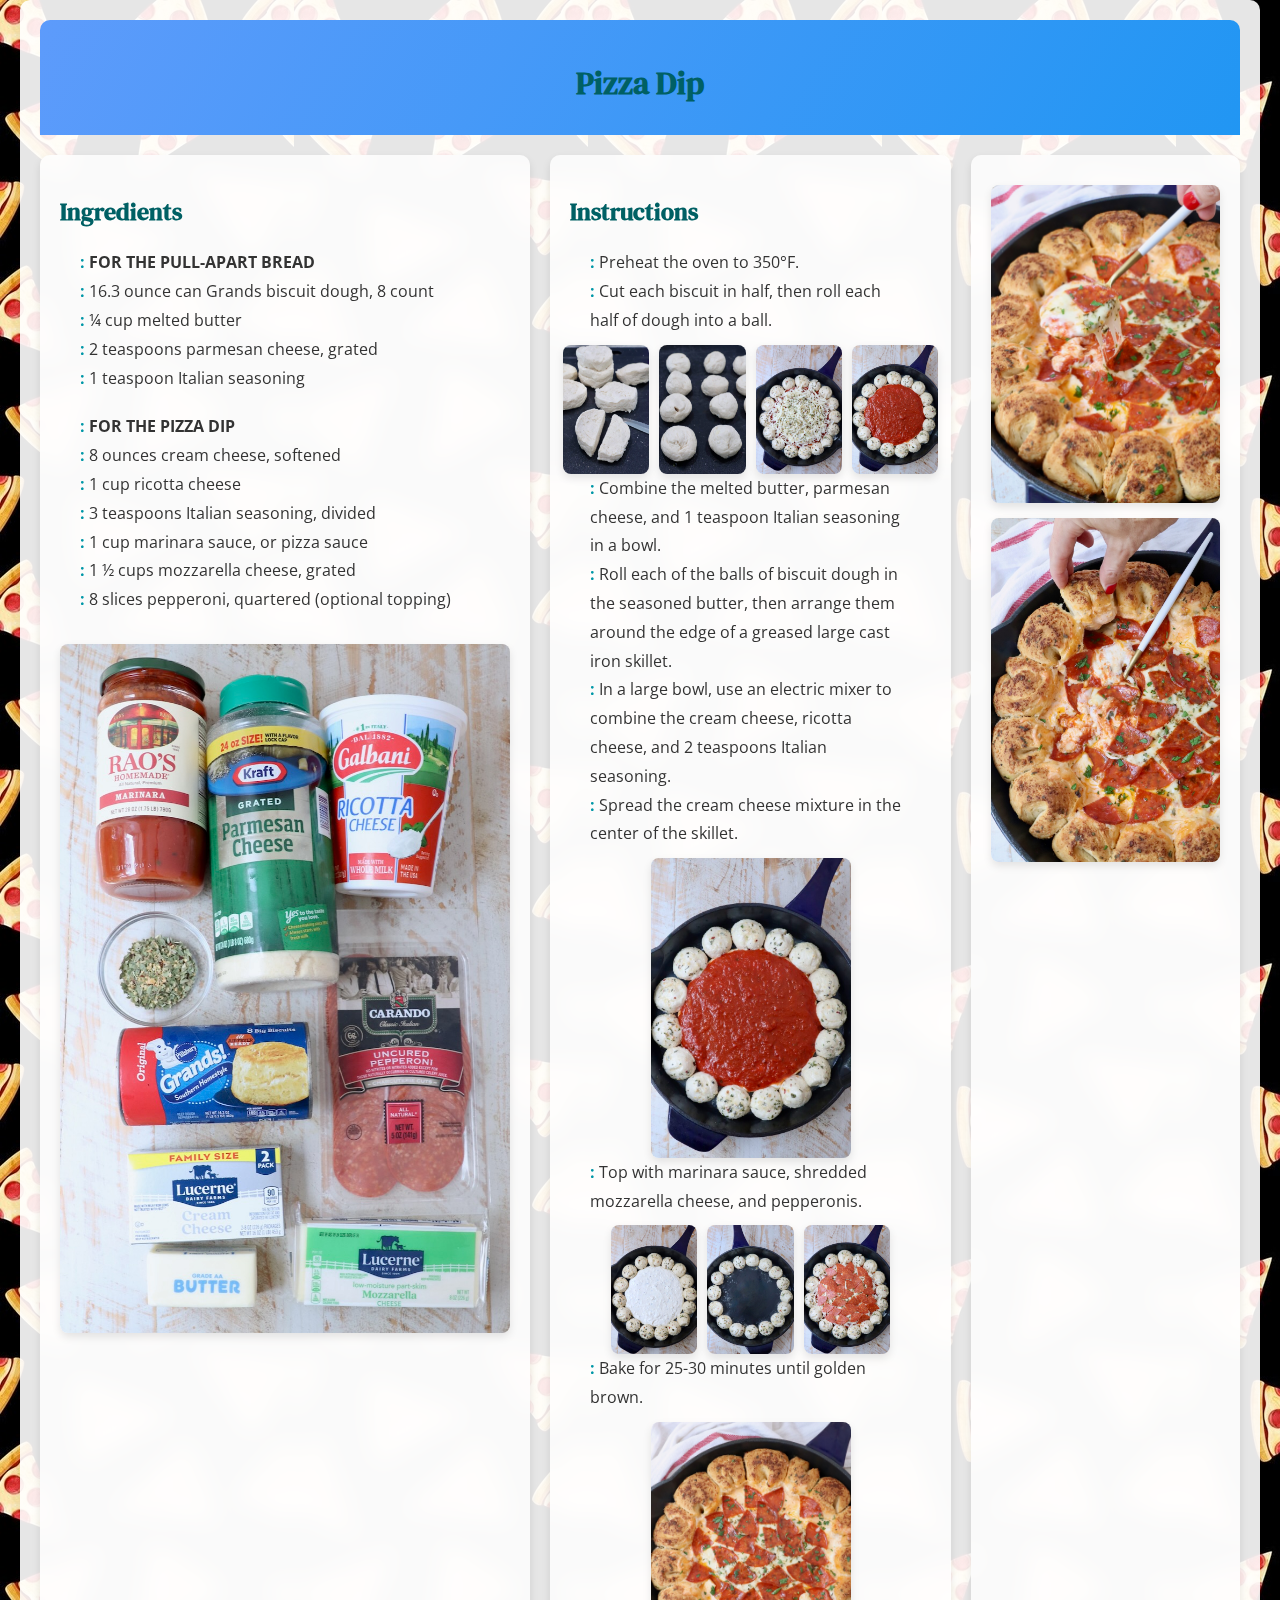
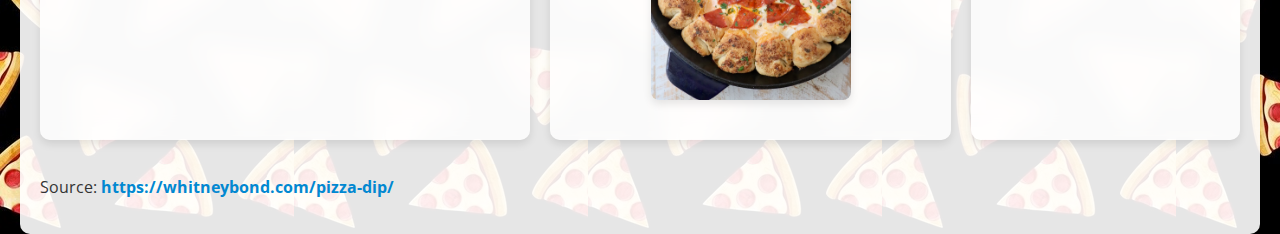
<file: Assignment Pages/assignment4/index.html>
<!DOCTYPE html>
<html lang="en">
<head>
    <meta charset="UTF-8">
    <meta http-equiv="X-UA-Compatible" content="IE=edge">
    <title>Pizza Dip</title>
    <meta name="viewport" content="width=device-width, initial-scale=1.0">
    <link rel="stylesheet" href="main.css">
	<link rel="preconnect" href="https://fonts.googleapis.com">
	<link rel="preconnect" href="https://fonts.gstatic.com" crossorigin>
	<link href="https://fonts.googleapis.com/css2?family=DM+Serif+Text:ital@0;1&family=Open+Sans:wght@300&display=swap" rel="stylesheet">
</head>
<body>
    <div class="grid-container">
        <div id="header">
            <h1>Pizza Dip</h1>
        </div>
        <div id="main1">
            <h2>Ingredients</h2>
            <ul>
                <li><strong>FOR THE PULL-APART BREAD</strong></li>
                <li>16.3 ounce can Grands biscuit dough, 8 count</li>
                <li>¼ cup melted butter</li>
                <li>2 teaspoons parmesan cheese, grated</li>
                <li>1 teaspoon Italian seasoning</li>
            </ul>
            
            <ul>
                <li><strong>FOR THE PIZZA DIP</strong></li>
                <li>8 ounces cream cheese, softened</li>
                <li>1 cup ricotta cheese</li>
                <li>3 teaspoons Italian seasoning, divided</li>
                <li>1 cup marinara sauce, or pizza sauce</li>
                <li>1 ½ cups mozzarella cheese, grated</li>
                <li>8 slices pepperoni, quartered (optional topping)</li>   
            </ul>
                 
			<img src="pic/pizza-dip-1.jpeg" alt="Pizza dip with pull-apart bread">
        </div>
        <div id="main2">
            <h2>Instructions</h2>
            <ul>
                <li>Preheat the oven to 350°F.</li>
                <li>Cut each biscuit in half, then roll each half of dough into a ball.</li>
				<div class="fleximg">
					<img src="pic/pizza-dip-10.jpeg" alt="Rolling dough">
					<img src="pic/pizza-dip-11.jpeg" alt="Shaped dough balls">
					<img src="pic/pizza-dip-6.jpeg" alt="Arranging dough balls">
					<img src="pic/pizza-dip-5.jpeg" alt="Dough balls ready to bake">
				</div>
                <li>Combine the melted butter, parmesan cheese, and 1 teaspoon Italian seasoning in a bowl.</li>
                <li>Roll each of the balls of biscuit dough in the seasoned butter, then arrange them around the edge of a greased large cast iron skillet.</li>
                <li>In a large bowl, use an electric mixer to combine the cream cheese, ricotta cheese, and 2 teaspoons Italian seasoning.</li>
                <li>Spread the cream cheese mixture in the center of the skillet.</li>
				<div class="fleximg2">
					<img src="pic/pizza-dip-5.jpeg" alt="Spreading cream cheese mixture">
				</div>	
                <li>Top with marinara sauce, shredded mozzarella cheese, and pepperonis.</li>
				<div class="fleximg">
					<img src="pic/pizza-dip-4.jpeg" alt="Adding marinara sauce">
					<img src="pic/pizza-dip-3.jpeg" alt="Topping with mozzarella">
					<img src="pic/pizza-dip-7.jpeg" alt="Ready for the oven">
				</div>
				<li>Bake for 25-30 minutes until golden brown.</li>
				<div class="fleximg2">
					<img src="pic/pizza-dip-8.jpeg" alt="Baked pizza dip">
				</div>
            </ul>
        </div>
        <div id="right">
			<img src="pic/pizza-dip-22.jpeg" alt="Finished pizza dip">
			<img src="pic/pizza-dip-27.jpeg" alt="Pizza dip served">
		</div>
        <div id="footer">            
			<p>Source: <a href="https://whitneybond.com/pizza-dip/" target="_blank">https://whitneybond.com/pizza-dip/</a></p>
		</div>
    </div>
</body>
</html>
</file>
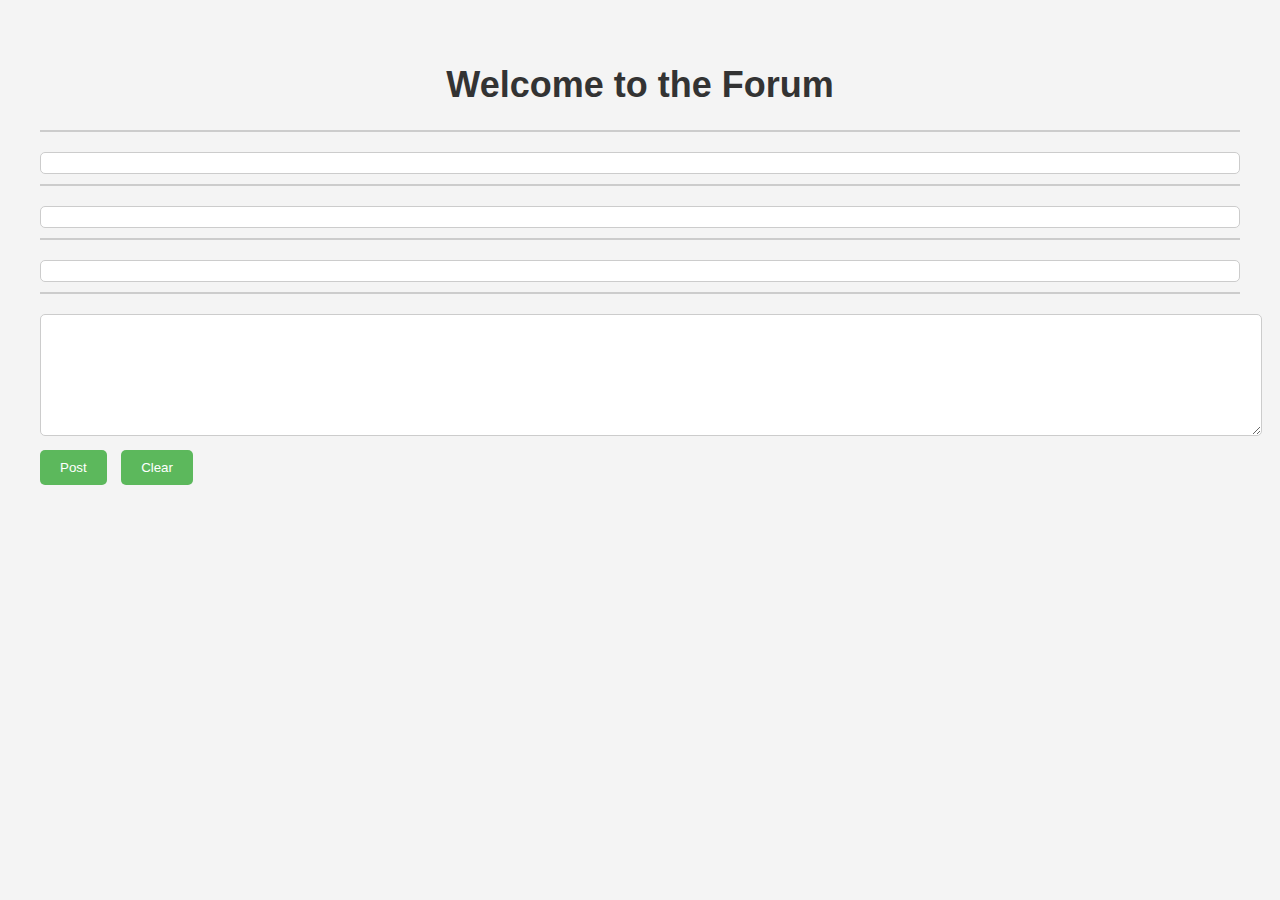
<file: Assignment Pages/assignment5/index.html>
<!DOCTYPE html>
<html>
<head>
	<meta charset='utf-8'>
	<meta http-equiv='X-UA-Compatible' content='IE=edge'>
	<title>Blogger</title>
	<meta name='viewport' content='width=device-width, initial-scale=1'>
	<link rel='stylesheet' type='text/css' media='screen' href='main.css'>
	<script src='main.js'></script>
</head>
<body>
	<h1 id="top"></h1>
	<hr>
	<div id="topic"></div>
	<hr>
	<div id="reply1"></div>
	<hr>
	<div id="reply2"></div>
	<hr>
	<textarea name="message" id="message"></textarea> 
	<br/>
	<button type="button" onclick="postFunction()">Post</button>
	<button type="button" onclick="clearFunction()">Clear</button>
	
</body>
</html>
</file>
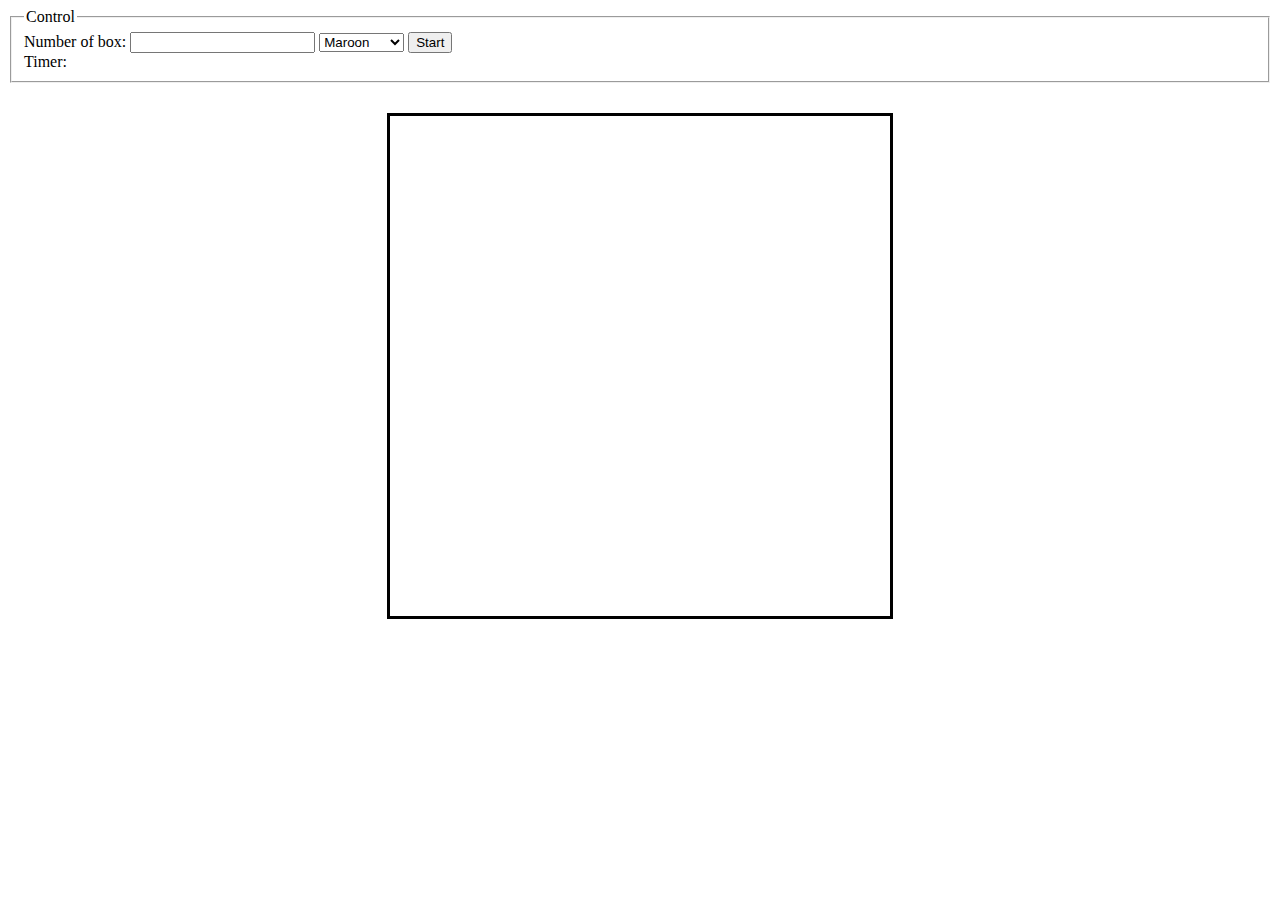
<file: Assignment Pages/assignment7/index.html>
<!DOCTYPE html>
<html>
	<head>
		<meta charset="UTF-8">
		<title>Square game</title>
		<script type="text/javascript" src="game.js"></script>
		<link rel="stylesheet" type="text/css" href="game.css">
	</head>
	<body>
		<!-- these codes were adapted from https://courses.cs.washington.edu/courses/cse154/17sp/lecture/more-dom/code/squares.html  -->

		<fieldset>
			<legend>Control</legend>
			Number of box: 
			<input type="text" name="numbox" id="numbox">
			<select name="color" id = "color">
				<option value="maroon">Maroon</option>
				<option value="lightgreen">Lightgreen</option>
				<option value="magenta">Magenta</option>
			</select>
			<button id="start">Start</button>
			<div id="timerClock"> Timer:
				<div id="clock"></div>
			</div>
		</fieldset>

		
		

		<div id="container">
			<div id="layer"></div>
		</div>
	
	</body>
</html>
</file>
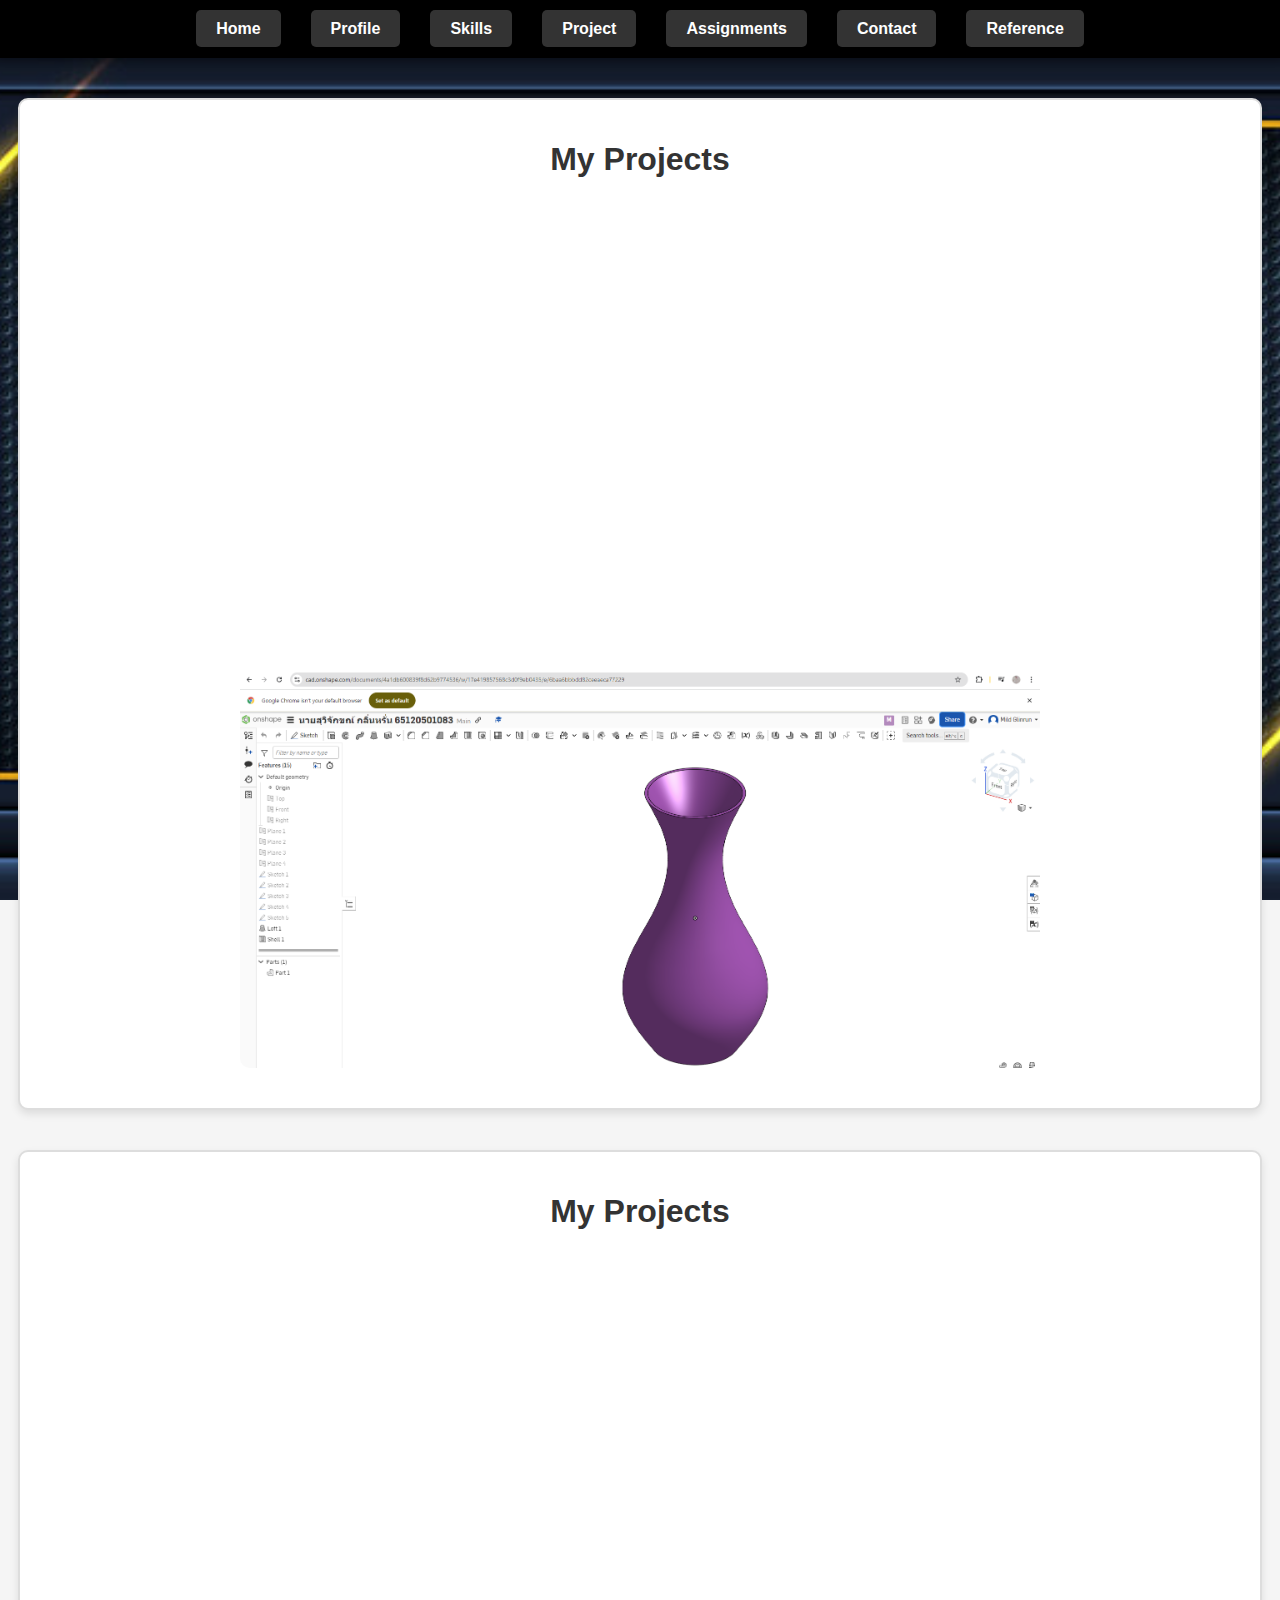
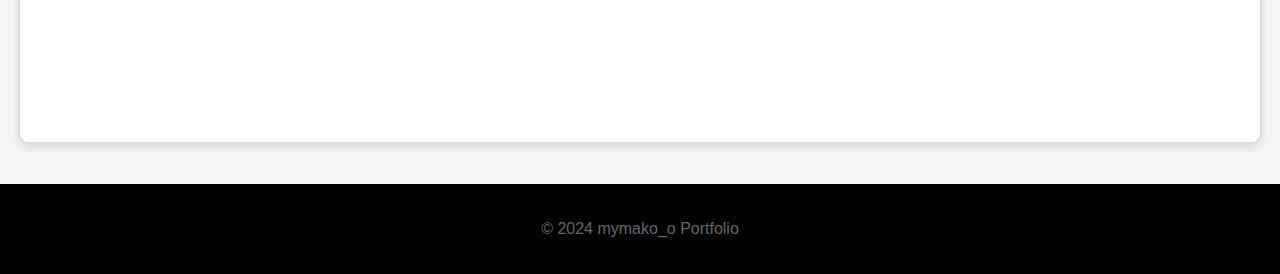
<file: Project.html>
<!DOCTYPE html>
<html lang="en">
<head>
    <meta charset="UTF-8">
    <meta name="viewport" content="width=device-width, initial-scale=1.0">
    <title>Project - MIKOeiei Portfolio</title>
    <link rel="stylesheet" href="styles.css"> 
</head>
<body>
    <!-- Navbar -->
    <nav id="navbar">
        <ul>
            <li><a href="index.html">Home</a></li>
                <li><a href="index.html#profile">Profile</a></li>
                <li><a href="index.html#skills">Skills</a></li>
                <li><a href="Project.html">Project</a></li> 
                <li><a href="index.html#assignments">Assignments</a></li>
                <li><a href="index.html#contact">Contact</a></li>
                <li><a href="index.html#reference">Reference</a></li>
        </ul>
    </nav>

    <!-- First Project -->
    <section class="project">
        <h1>My Projects</h1>
        <div class="video-container">
            <iframe 
                src="https://www.youtube.com/embed/5Pr336Q8o4o" 
                title="YouTube video player" 
                frameborder="0" 
                allowfullscreen>
            </iframe>
        </div>
        <div class="image-container">
            <img src="Picture/Onshape.png" alt="Onshape Project" class="project-image">
        </div>
    </section>

    <!-- Second Project -->
    <section class="project">
        <h1>My Projects</h1>
        <div class="video-container">
            <iframe 
                src="https://www.youtube.com/embed/fyrCAoMeYXg" 
                title="YouTube video player" 
                frameborder="0" 
                allowfullscreen>
            </iframe>
        </div>
    </section>

    <footer>
        <p>&copy; 2024 mymako_o Portfolio</p>
    </footer>
</body>
</html>
</file>
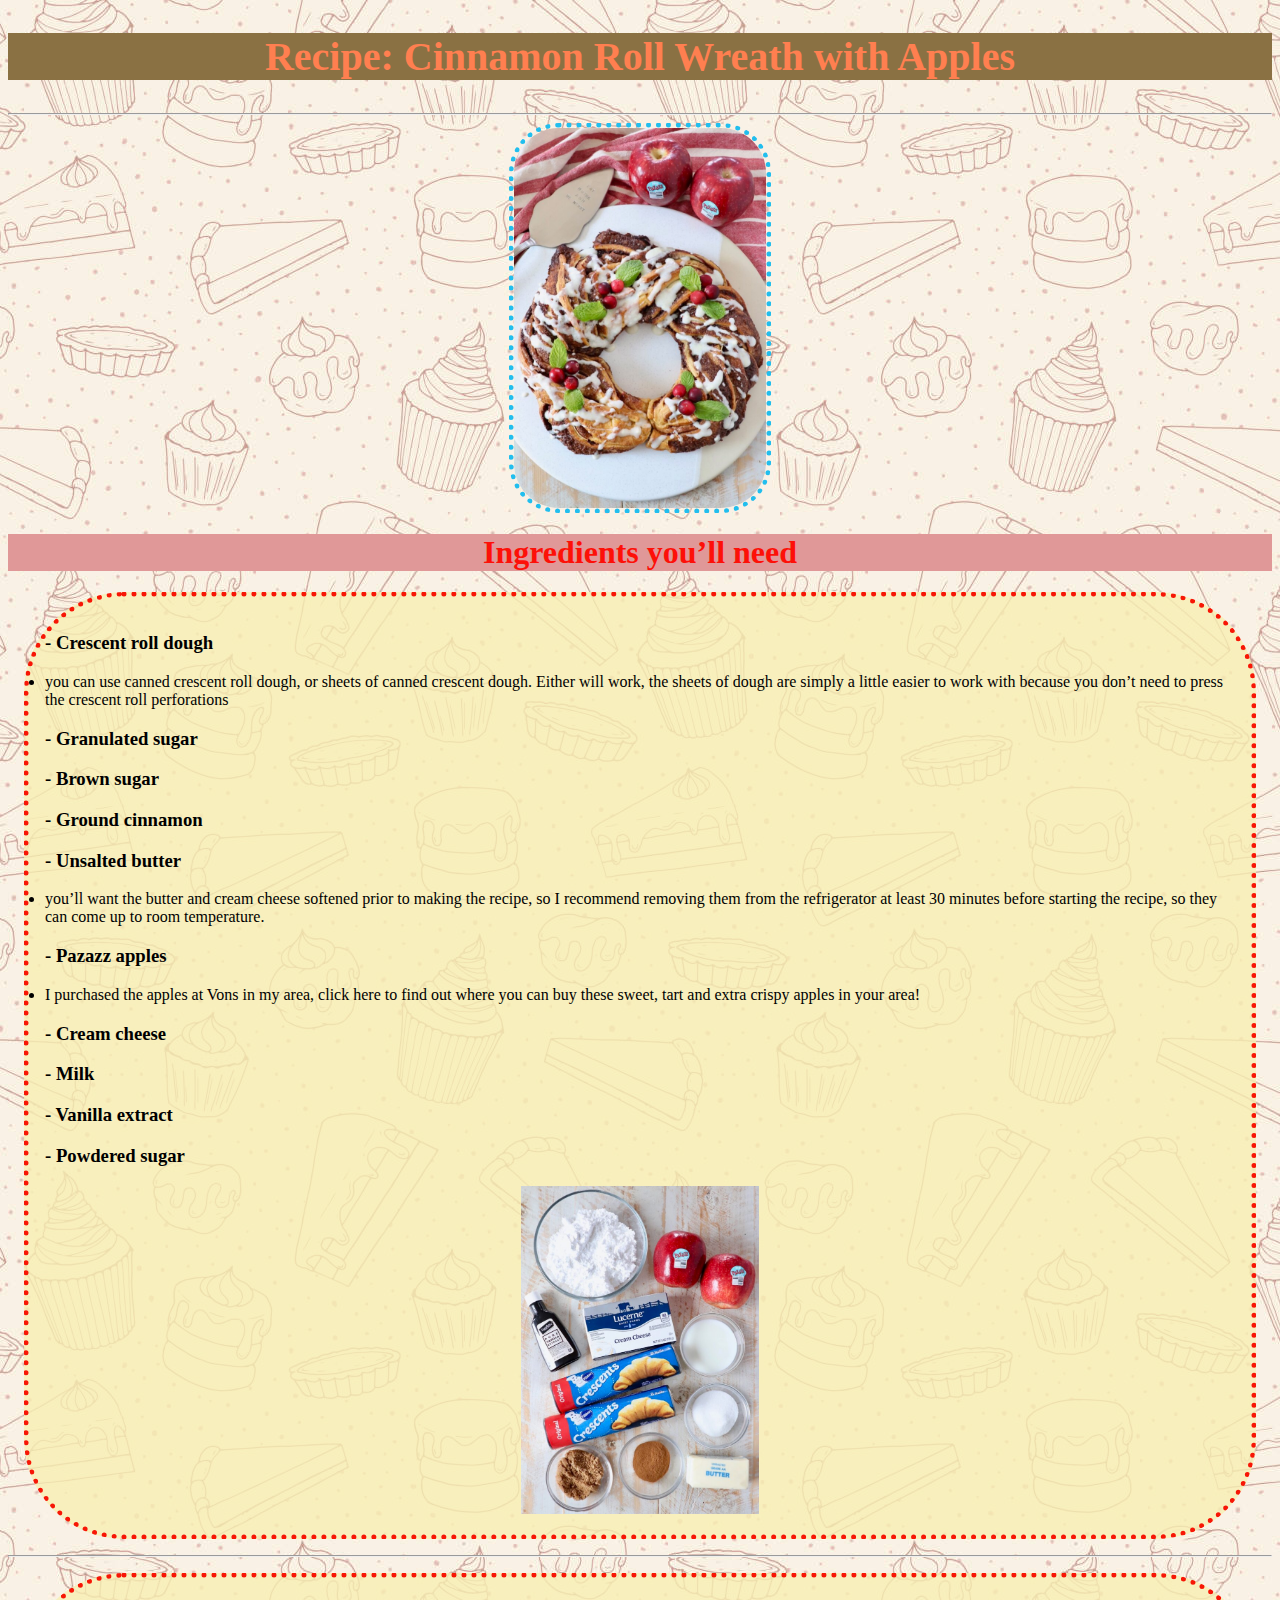
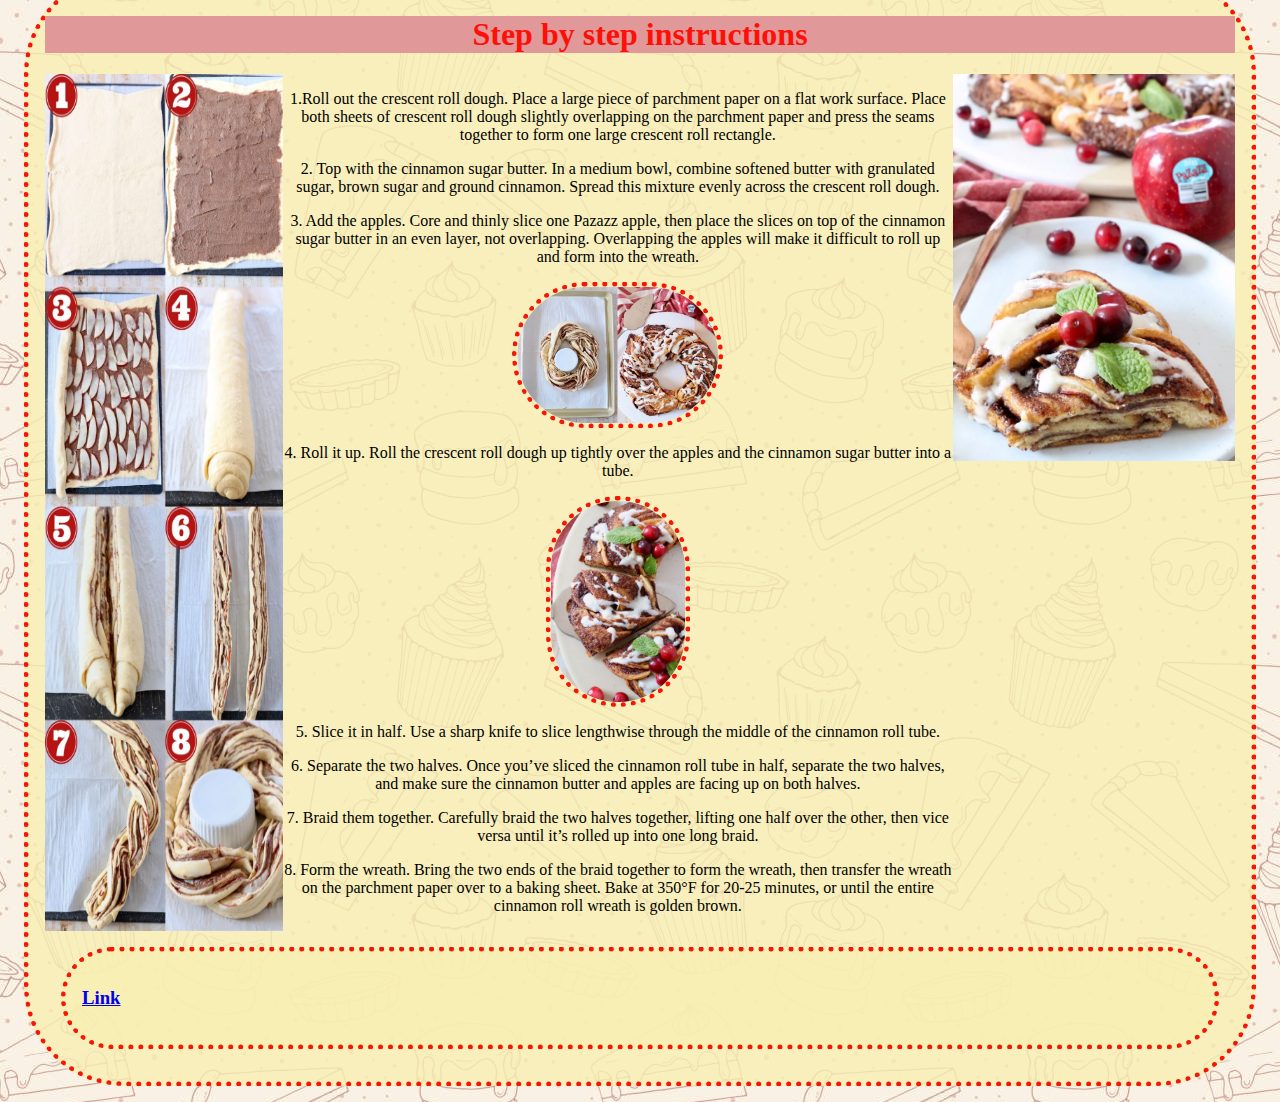
<file: Assignment Pages/assignment3/recipe.html>
<!DOCTYPE html>
<html>

<head>
	<meta charset='utf-8'>
	<meta http-equiv='X-UA-Compatible' content='IE=edge'>
	<title>Cinnamon Roll Wreath with Apples</title>
	<meta name='viewport' content='width=device-width, initial-scale=1'>
	<link rel="stylesheet" href="cinnamon.css">
</head>

<body>
	<h2>Recipe: Cinnamon Roll Wreath with Apples</h2>
	<hr>
	<div><img id="img-size" src="pic/cinnamon-5.jpeg" alt="cinnamon"></div>
	<h1>Ingredients you’ll need</h1>

	<div class="box">
		<h3>- Crescent roll dough</h3>
		<li>you can use canned crescent roll dough, or
			sheets of canned crescent dough. Either will work, the sheets of dough are simply a little easier to work
			with because you don’t need to press the crescent roll perforations </li>

		<h3>- Granulated sugar</h3>

		<h3>- Brown sugar</h3>

		<h3>- Ground cinnamon</h3>

		<h3>- Unsalted butter</h3>
		<li>you’ll want the butter and cream cheese softened prior to making the recipe, so I recommend removing them
			from the refrigerator at least 30 minutes before starting the recipe, so they can come up to room
			temperature.
			<h3>- Pazazz apples</h3>
		<li> I purchased the apples at Vons in my area, click here to find out where you can buy these sweet, tart and
			extra crispy apples in your area!</li>
		</li>

		<h3>- Cream cheese</h3>

		<h3>- Milk</h3>

		<h3>- Vanilla extract</h3>

		<h3>- Powdered sugar</h3>
		<div><img class="img-size1" src="pic/cinnamon-1.jpeg" alt="cinnamon 1"></div>
	</div>
	<hr>
	<div class="box">
		<h1>Step by step instructions</h1>
		<div class="flex_container"> <img class="img-size2" src="pic/cinnamon-2.jpeg" alt="cinnamon-2">
			<div>
				<p>1.Roll out the crescent roll dough. Place a large piece of parchment paper on a flat work surface.
					Place both sheets of crescent roll dough slightly overlapping on the parchment paper and press the
					seams together to form one large crescent roll rectangle.</p>
				<p>2. Top with the cinnamon sugar butter. In a medium bowl, combine softened butter with granulated
					sugar, brown sugar and ground cinnamon. Spread this mixture evenly across the crescent roll dough.
				</p>
				<p>3. Add the apples. Core and thinly slice one Pazazz apple, then place the slices on top of the
					cinnamon sugar butter in an even layer, not overlapping. Overlapping the apples will make it
					difficult to roll up and form into the wreath.</p>
				<p><img class="img-size3" src="pic/cinnamon-6.jpeg" alt="cinnamon-6"></p>
				<p>4. Roll it up. Roll the crescent roll dough up tightly over the apples and the cinnamon sugar butter
					into a tube.</p>
				<p><img class="img-size4" src="pic/cinnamon-4.jpeg" alt="cinnamon-4"></p>
				<p>5. Slice it in half. Use a sharp knife to slice lengthwise through the middle of the cinnamon roll
					tube.</p>
				<p>6. Separate the two halves. Once you’ve sliced the cinnamon roll tube in half, separate the two
					halves, and make sure the cinnamon butter and apples are facing up on both halves.
				<p>7. Braid them together. Carefully braid the two halves together, lifting one half over the other,
					then vice versa until it’s rolled up into one long braid.</p>
				<p>8. Form the wreath. Bring the two ends of the braid together to form the wreath, then transfer the
					wreath on the parchment paper over to a baking sheet. Bake at 350°F for 20-25 minutes, or until the
					entire cinnamon roll wreath is golden brown.</p>
			</div>

			<div><img class="img-size5" src="pic/cinnamon-3.jpeg" alt="cinnamon-3"></div>

		</div>
		<div class="box">
			<h3> <a href="https://whitneybond.com/cinnamon-roll-wreath/">Link</a></h3>
		</div>
</body>

</html>
</file>
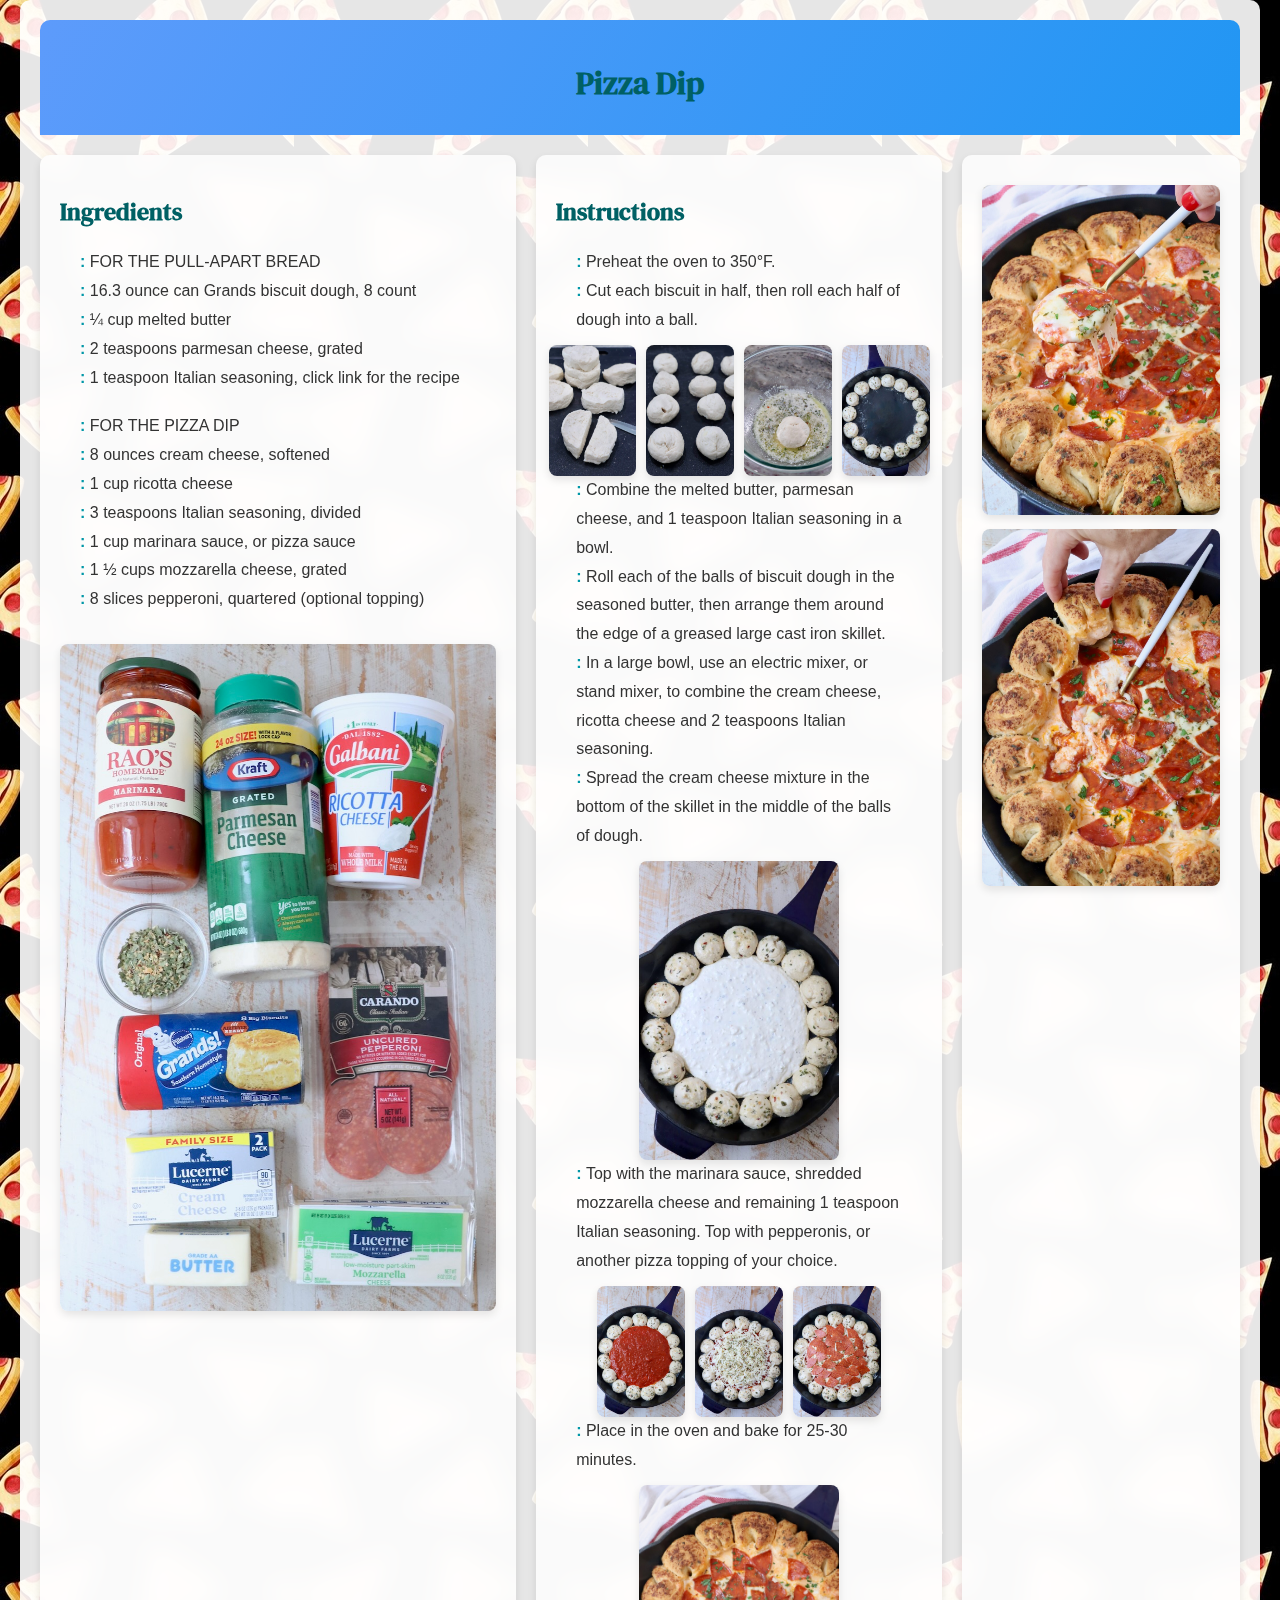
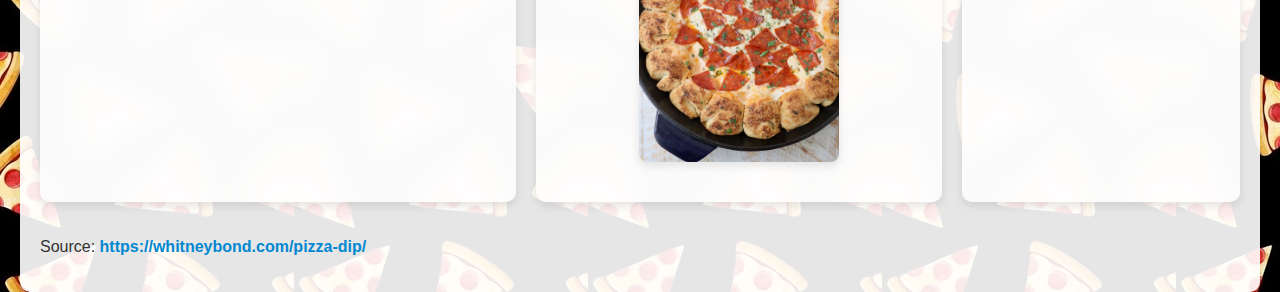
<file: Assignment Pages/assignment4/recipe.html>
<!DOCTYPE html>
<html lang="en">
<head>
    <meta charset="UTF-8">
    <meta http-equiv="X-UA-Compatible" content="IE=edge">
    <title>Pizza Dip</title>
    <meta name="viewport" content="width=device-width, initial-scale=1.0">
    <link rel="stylesheet" href="main.css">
	<link rel="preconnect" href="https://fonts.googleapis.com">
	<link rel="preconnect" href="https://fonts.gstatic.com" crossorigin>
	<link href="https://fonts.googleapis.com/css2?family=DM+Serif+Text:ital@0;1&display=swap" rel="stylesheet">
</head>
<body>
    <div class="grid-container">
        <div id="header">
            <h1>Pizza Dip</h1>
        </div>
        <div id="main1">
            <h2>Ingredients</h2>
            <ul>
                <li>FOR THE PULL-APART BREAD</li>
                <li>16.3 ounce can Grands biscuit dough, 8 count</li>
                <li>¼ cup melted butter</li>
                <li>2 teaspoons parmesan cheese, grated</li>
                <li>1 teaspoon Italian seasoning, click link for the recipe</li>
            </ul>
            <ul>
                <li>FOR THE PIZZA DIP</li>
                <li>8 ounces cream cheese, softened</li>
                <li>1 cup ricotta cheese</li>
                <li>3 teaspoons Italian seasoning, divided</li>
                <li>1 cup marinara sauce, or pizza sauce</li>
                <li>1 ½ cups mozzarella cheese, grated</li>
                <li>8 slices pepperoni, quartered (optional topping)</li>    
            </ul>
			<img src="pic/pizza-dip-1.jpeg" alt="pizza-dip-1">
        </div>
        <div id="main2">
            <h2>Instructions</h2>
            <ul>
                <li>Preheat the oven to 350°F.</li>
                <li>Cut each biscuit in half, then roll each half of dough into a ball.</li>
				<div class="fleximg">
					<img src="pic/pizza-dip-10.jpeg" alt="pizza-dip-10">
					<img src="pic/pizza-dip-11.jpeg" alt="pizza-dip-11">
					<img src="pic/pizza-dip-2.jpeg" alt="pizza-dip-2">
					<img src="pic/pizza-dip-3.jpeg" alt="pizza-dip-3">
				</div>
                <li>Combine the melted butter, parmesan cheese, and 1 teaspoon Italian seasoning in a bowl.</li>
                <li>Roll each of the balls of biscuit dough in the seasoned butter, then arrange them around the edge of a greased large cast iron skillet.</li>
                <li>In a large bowl, use an electric mixer, or stand mixer, to combine the cream cheese, ricotta cheese and 2 teaspoons Italian seasoning.</li>
                <li>Spread the cream cheese mixture in the bottom of the skillet in the middle of the balls of dough.</li>
				<div class="fleximg2">
					<img src="pic/pizza-dip-4.jpeg" alt="pizza-dip-4">
				</div>	
                <li>Top with the marinara sauce, shredded mozzarella cheese and remaining 1 teaspoon Italian seasoning. Top with pepperonis, or another pizza topping of your choice.</li>
				<div class="fleximg">
					<img src="pic/pizza-dip-5.jpeg" alt="pizza-dip-5">
					<img src="pic/pizza-dip-6.jpeg" alt="pizza-dip-6">
					<img src="pic/pizza-dip-7.jpeg" alt="pizza-dip-7">
				</div>
				<li>Place in the oven and bake for 25-30 minutes.</li>
				<div class="fleximg2">
					<img src="pic/pizza-dip-8.jpeg" alt="pizza-dip-8">
				</div>
            </ul>
        </div>
        <div id="right">
			<img src="pic/pizza-dip-22.jpeg" alt="pizza-dip-22">
			<img src="pic/pizza-dip-27.jpeg" alt="pizza-dip-27">
		</div>
        <div id="footer">            
			<p>Source: <a href="https://whitneybond.com/pizza-dip/" target="_blank">https://whitneybond.com/pizza-dip/</a></p>
		</div>
    </div>
</body>
</html>
</file>
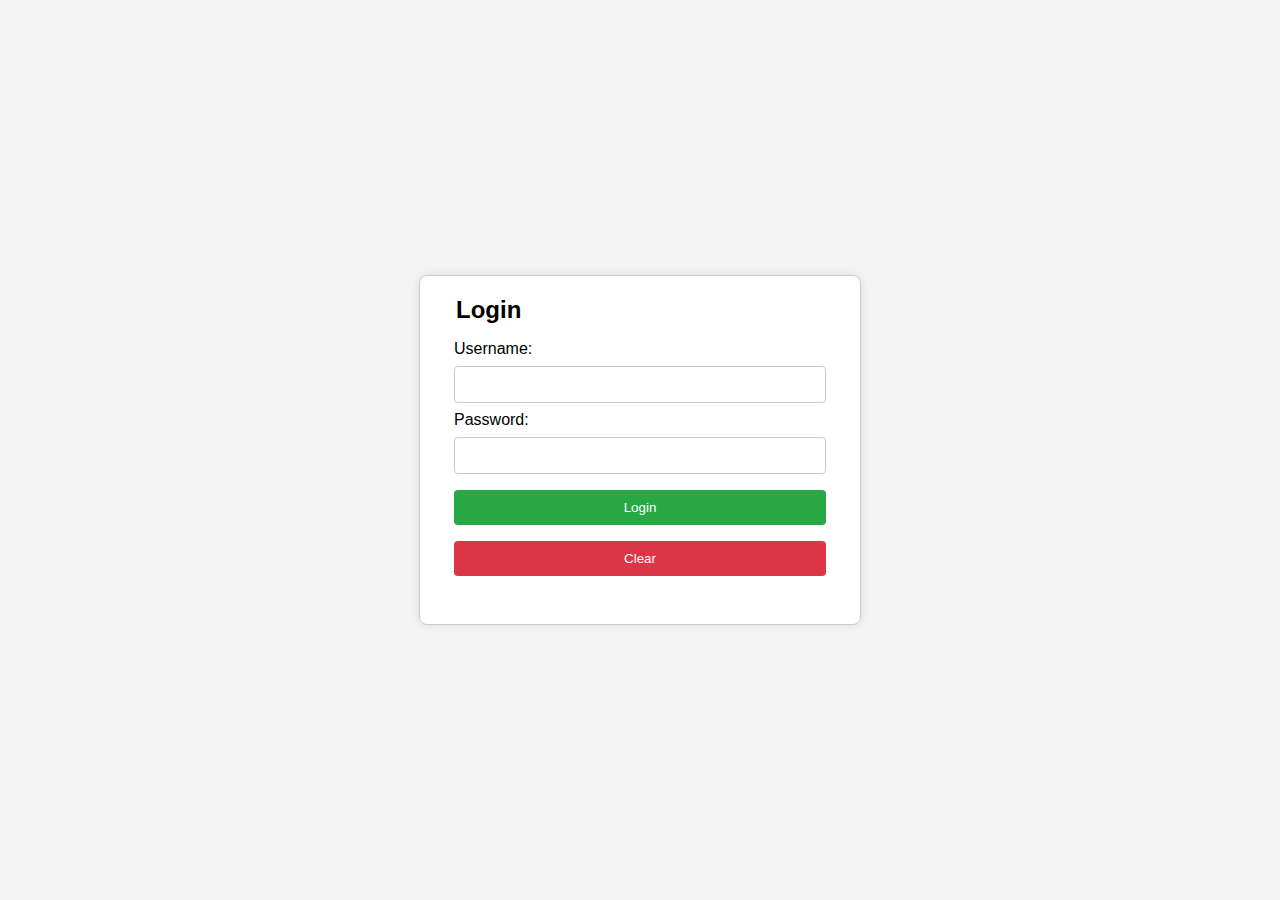
<file: Assignment Pages/assignment6/login.html>
<!DOCTYPE html>
<html>
<head>
    <meta charset='utf-8'>
    <meta http-equiv='X-UA-Compatible' content='IE=edge'>
    <title>Login</title>
    <meta name='viewport' content='width=device-width, initial-scale=1'>
    <link rel='stylesheet' type='text/css' media='screen' href='main.css'>
    <script src='login.js'></script>
</head>
<body>
    <form name="myLogin" id="myLogin">
        <fieldset>
            <legend>Login</legend>
            Username: <input type="text" name="username" id="username" required><br>
            Password: <input type="password" name="password" required><br>
            <input type="submit" value="Login">
            <input type="reset" value="Clear">
            <span id="loginError" style="color: red;"></span>
        </fieldset>
    </form>
</body>
</html>
</file>
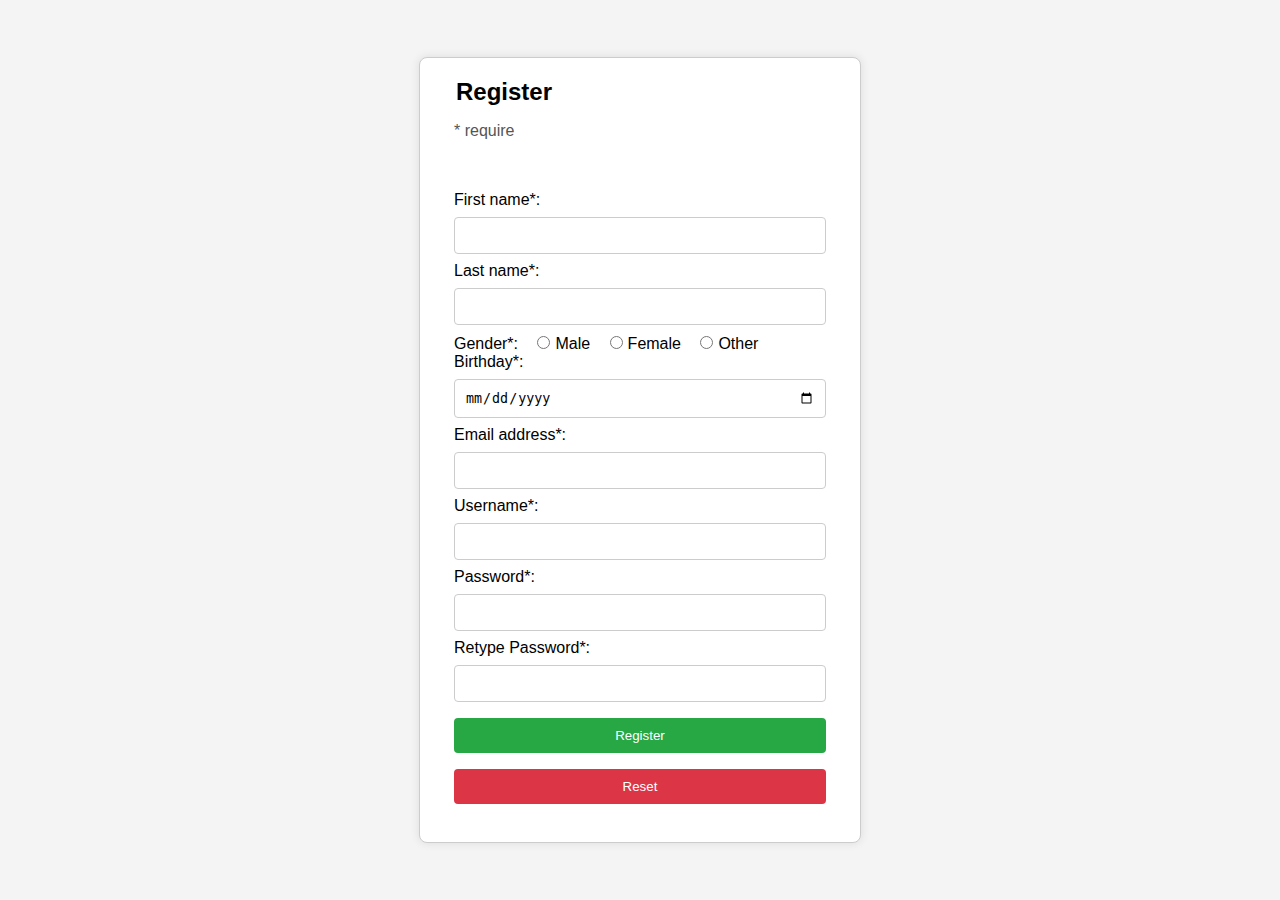
<file: Assignment Pages/assignment6/register.html>
<!DOCTYPE html>
<html>
<head>
	<meta charset='utf-8'>
	<meta http-equiv='X-UA-Compatible' content='IE=edge'>
	<title>Register</title>
	<meta name='viewport' content='width=device-width, initial-scale=1'>
	<link rel='stylesheet' type='text/css' media='screen' href='main.css'>
	<script src='register.js'></script>
</head>
<body>
	<form name="myRegister" id="myRegister">
		<fieldset>
			<legend>Register</legend>
			<span>* require</span> <br>
			<span id="errormsg"></span> <br>
			First name*: 
			<input type="text" name="firstname" required>
			Last name*: 
			<input type="text" name="lastname" required>
			<br>
			Gender*: 
			<input type="radio" name="gender" value="male" required>Male
			<input type="radio" name="gender" value="female" required>Female
			<input type="radio" name="gender" value="other" required>Other
			<br>
			Birthday*: 
			<input type="date" name="bday" required>
			<br>
			Email address*: 
			<input type="email" name="email" required>
			<br>
			Username*: 
			<input type="text" name="username" required>
			<br>
			Password*: 
			<input type="password" name="password" required>
			<br>
			Retype Password*: 
			<input type="password" name="retype_password" required> <!-- แก้ไขชื่อฟิลด์ -->
			<br>
			<input type="submit" value="Register">
			<input type="reset" value="Reset">
		</fieldset>
	</form>
</body>
</html>
</file>
<file: Assignment Pages/assignment4/main.css>
body {
    font-family: 'Open Sans', sans-serif;
    background: linear-gradient(120deg, #e0f7fa, #b2ebf2, #80deea);
    margin: 0;
    padding: 0;
    display: flex;
    justify-content: center;
    align-items: center;
    min-height: 100vh;
    color: #333;
    background-image: url(pic/pizza\ slice\ .jpg)
}

.grid-container {
    display: grid;
    grid-template-areas:
        "header header header"
        "main1 main2 right"
        "footer footer footer";
    grid-gap: 20px;
    padding: 20px;
    max-width: 1200px;
    width: 100%;
    background-color: rgba(255, 255, 255, 0.9);
    border-radius: 10px;
    box-shadow: 0 4px 15px rgba(0, 0, 0, 0.1);
}

#header {
    grid-area: header;
    background: linear-gradient(120deg, #5d9bfb, #2196f3);
    color: white;
    padding: 20px;
    text-align: center;
    border-radius: 10px 10px 0 0;
}

h1, h2 {
    font-family: 'DM Serif Text', serif;
    margin-bottom: 10px;
    color: #006064;
}

ul, ol {
    margin: 20px 0;
    padding: 0 20px;
    list-style: none;
    line-height: 1.8;
}

ul li:before {
    content: ': ';
    color: #0097a7;
    font-weight: bold;
}

#main1, #main2, #right {
    background: rgba(255, 255, 255, 0.8);
    backdrop-filter: blur(10px);
    padding: 20px;
    border-radius: 10px;
    box-shadow: 0 4px 8px rgba(0, 0, 0, 0.1);
}

a {
    color: #0288d1;
    text-decoration: none;
    font-weight: bold;
}

a:hover {
    color: #0277bd;
    text-decoration: underline;
}

img {
    width: 100%;
    height: auto;
    border-radius: 8px;
    box-shadow: 0 4px 8px rgba(0, 0, 0, 0.1);
    margin-top: 10px;
}

.fleximg {
    display: flex;
    gap: 10px;
    justify-content: center;
}

.fleximg img {
    flex: 1 1 calc(30% - 10px);
    max-width: calc(30% - 10px);
}

.fleximg2 {
    display: flex;
    justify-content: center;
    align-items: center;
    flex-wrap: wrap;
}

.fleximg2 img {
    max-width: 200px;
    height: auto;
}

@media (max-width: 768px) {
    .grid-container {
        grid-template-areas:
            "header header "
            "main1 main2" 
            "right right"
            "footer footer";
    }

    .fleximg img, .fleximg2 img {
        width: 100%;
        margin-bottom: 10px;
    }
}

@media (max-width: 480px) {
    .grid-container {
        grid-template-areas:
            "header"
            "main1"
            "main2" 
            "right"
            "footer";
    }

    .fleximg img, .fleximg2 img {
        width: 100%;
        margin-bottom: 10px;
    }
}
</file>
<file: Assignment Pages/assignment5/main.css>
body {
    font-family: Arial, sans-serif;
    margin: 20px;
    padding: 20px;
    background-color: #f4f4f4;
}

h1 {
    color: #333;
    text-align: center;
    font-size: 36px;
}

#topic, #reply1, #reply2 {
    padding: 10px;
    background-color: #fff;
    border: 1px solid #ccc;
    border-radius: 5px;
    margin-bottom: 10px;
}

textarea {
    width: 100%;
    height: 100px;
    padding: 10px;
    border: 1px solid #ccc;
    border-radius: 5px;
    margin-bottom: 10px;
}

button {
    padding: 10px 20px;
    background-color: #5cb85c;
    color: #fff;
    border: none;
    border-radius: 5px;
    cursor: pointer;
    margin-right: 10px;
}

button:hover {
    background-color: #4cae4c;
}

hr {
    border: 1px solid #ccc;
    margin-bottom: 20px;
}
</file>
<file: Assignment Pages/assignment7/game.css>
#container {
    margin-top: 30px;
    display: flex;
    justify-content: center;
}

#layer {
    position: relative;
    width: 500px;
    height: 500px;
    border: 3px solid black;
}

.square {
    position: absolute;
    width: 25px;
    height: 25px;
    border: 3px solid black;
}

.maroon {
    background-color: maroon; 
}
.lightgreen {
    background-color: lightgreen; 
}
.magenta {
    background-color: magenta; 
}
</file>
<file: styles.css>
/* Global Styles */
body {
    font-family: 'Arial', sans-serif;
    margin: 0;
    padding: 0;
    box-sizing: border-box;
    background-color: #f5f5f5;
    background-image: url('Picture/background.jpg');
    background-size: cover;
    background-repeat: no-repeat;
    background-position: center;
    background-attachment: fixed;
    color: #333333;
    text-align: center;
}

ul {
    list-style-type: none;
    padding: 0;
    margin: 0;
}

a {
    text-decoration: none;
    color: #007bff;
}

a:hover {
    color: #0056b3;
}

img {
    max-width: 100%;
    height: auto;
    border-radius: 10px;
    margin: 20px auto;
    display: block;
}

h1, h2 {
    color: #333333;
}

p {
    font-size: 1rem;
    color: #666666;
}

/* Navbar */
#navbar {
    background-color: #000000;
    padding: 20px;
    box-shadow: 0 4px 6px rgba(0, 0, 0, 0.1);
}

#navbar ul {
    display: flex;
    justify-content: center;
    align-items: center;
}

#navbar ul li {
    margin: 0 15px;
}

#navbar ul li a {
    padding: 10px 20px;
    font-weight: bold;
    color: #ffffff;
    background-color: #333333;
    border-radius: 5px;
    transition: background-color 0.3s ease;
}

#navbar ul li a:hover {
    background-color: #007bff;
}

/* Sections */
section {
    margin: 40px auto;
    padding: 20px;
    max-width: 1200px;
    background-color: #ffffff;
    border: 2px solid #dddddd;
    border-radius: 10px;
    box-shadow: 0 4px 8px rgba(0, 0, 0, 0.1);
}

section#hero {
    display: flex;
    flex-direction: column;
    align-items: center;
    padding: 60px 80px;
    background-color: #ffffff;
    border: 2px solid #007bff;
}

.hero-text {
    max-width: 600px;
}

.hero-text h1 {
    font-size: 3rem;
    color: #333333;
}

.hero-text p {
    font-size: 1.2rem;
    margin: 20px 0;
    color: #666666;
}

.hero-image img {
    width: 200px;
}

/* Buttons */
.btn {
    background-color: #e83e8c;
    color: #ffffff;
    padding: 15px 30px;
    border-radius: 5px;
    font-size: 1rem;
    margin: 10px auto;
    transition: background-color 0.3s;
    display: inline-block;
}

.btn:hover {
    background-color: #c73376;
}

.btn-secondary {
    background-color: transparent;
    color: #007bff;
    padding: 15px 30px;
    border: 2px solid #007bff;
    border-radius: 5px;
    font-size: 1rem;
    transition: background-color 0.3s;
    display: inline-block;
}

.btn-secondary:hover {
    background-color: #007bff;
    color: #ffffff;
}

/* Profile Section */
#profile {
    border: 2px solid #e83e8c;
    background-color: #ffffff;
    max-width: 800px;
    margin: 40px auto;
    color: #333333;
    font-family: 'Roboto', sans-serif;
    padding: 20px;
    box-shadow: 0 4px 8px rgba(0, 0, 0, 0.2);
}

#profile h2 {
    font-weight: 700;
    margin-bottom: 20px;
    color: #333333;
}

#profile p {
    font-weight: 300;
    margin: 10px 0;
    font-size: 1.1rem;
    color: #666666;
}

#profile strong {
    font-weight: 500;
    color: #333333;
}

.profile-picture {
    width: 250px;
    margin: 10px auto;
}

.welcome-picture {
    width: 500px;
    margin: 20px auto;
}

/* Skills Section */
.skill-grid {
    display: flex;
    flex-wrap: wrap;
    justify-content: center;
    gap: 30px 40px;
    padding: 20px;
}

.skill {
    border: 2px solid #dddddd;
    padding: 20px;
    margin-bottom: 10px;
    border-radius: 10px;
    text-align: center;
    width: 100px;
    box-shadow: 0 4px 8px rgba(0, 0, 0, 0.1);
}

.skill img {
    width: 80px;
    margin-bottom: 10px;
}

/* Assignments Section */
#assignments {
    border: 2px solid #17a2b8;
}

button.assignment-btn {
    background-color: #007bff;
    color: #ffffff;
    border: none;
    padding: 10px 20px;
    margin: 10px auto;
    border-radius: 5px;
    font-size: 16px;
    cursor: pointer;
    transition: all 0.3s ease;
    width: 100%;
    max-width: 300px;
    box-shadow: 0 4px 6px rgba(0, 0, 0, 0.1);
    display: block;
}

button.assignment-btn:hover {
    background-color: #0056b3;
    box-shadow: 0 6px 8px rgba(0, 0, 0, 0.2);
}

button.assignment-btn:active {
    transform: translateY(2px);
    box-shadow: 0 4px 6px rgba(0, 0, 0, 0.1);
}

/* Contact Section */
#contact {
    border: 2px solid #ffc107;
}

.contact {
    padding: 20px;
}

.contact img {
    width: 50px;
    margin-bottom: 10px;
}

.contact p {
    font-size: 16px;
    margin: 10px 0;
    text-align: center;
    color: #666666;
}

.contact a {
    color: #007bff;
}

.contact a:hover {
    color: #0056b3;
}

.email, .Instagram, .Facebook, .phone {
    display: flex;
    flex-direction: column;
    align-items: center;
    margin-bottom: 20px;
}

.email img, .Instagram img, .Facebook img, .phone img {
    width: 40px;
    margin-bottom: 10px;
}

/* Reference Section */
#reference {
    border: 2px solid #6f42c1;
}

/* Footer */
footer {
    text-align: center;
    padding: 20px;
    background-color: #000000;
    color: #ffffff;
    margin-top: 40px;
}

/* Video and Image Containers */
.video-container,
.image-container {
    position: relative;
    width: 100%;
    max-width: 800px;
    margin: 20px auto;
}

.video-container {
    overflow: hidden;
}

.video-container::before {
    content: "";
    display: block;
    padding-top: 56.25%;
}

.video-container iframe {
    position: absolute;
    top: 0;
    left: 0;
    width: 100%;
    height: 100%;
    border: 0;
}

.image-container img {
    width: 100%;
    display: block;
    margin: 0 auto;
}

/* Back to Top Button */
#backToTopBtn {
    display: none;
    position: fixed;
    bottom: 40px;
    right: 40px;
    z-index: 99;
    font-size: 18px;
    background-color: #007bff;
    color: white;
    cursor: pointer;
    padding: 15px;
    border: none;
    border-radius: 50%;
    transition: opacity 0.3s;
}

#backToTopBtn:hover {
    background-color: #0056b3;
}


/* Responsive Styles */
@media screen and (max-width: 1024px) {
    section {
        padding: 15px;
        max-width: 90%;
    }

    .welcome-picture,
    .profile-picture {
        width: 80%;
        max-width: 400px;
    }

    .skill-grid {
        gap: 20px 30px;
    }

    .video-container,
    .image-container {
        max-width: 700px;
    }
}

@media screen and (max-width: 768px) {
    #navbar ul {
        flex-direction: column;
        align-items: center;
    }

    #navbar ul li {
        margin: 10px 0;
    }

    #navbar ul li a {
        width: auto;
        text-align: center;
    }

    section {
        padding: 10px;
    }

    .welcome-picture,
    .profile-picture {
        width: 100%;
        max-width: 300px;
    }

    h1, h2 {
        font-size: 2rem;
    }

    p {
        font-size: 1rem;
    }

    .btn {
        width: auto;
        max-width: 250px;
    }

    .skill-grid {
        gap: 20px;
    }

    button.assignment-btn {
        width: auto;
    }

    .video-container,
    .image-container {
        max-width: 600px;
    }
}

@media screen and (max-width: 480px) {
    .welcome-picture,
    .profile-picture {
        max-width: 200px;
    }

    h1, h2 {
        font-size: 1.5rem;
    }

    p {
        font-size: 0.9rem;
    }

    .btn {
        max-width: 200px;
    }

    .skill-grid {
        flex-direction: column;
        align-items: center;
    }

    .video-container,
    .image-container {
        max-width: 100%;
    }
}
</file>
<file: Assignment Pages/assignment3/cinnamon.css>
div{
    text-align: center;
}
#img-size{
    width: 20%;
    border: 5px dotted rgb(33, 190, 238);
    border-radius: 50px;
    vertical-align: middle;
}
.box{
    text-align: left;
    background-color: rgba(248, 238, 178, 0.788);
    padding: 1rem;
    margin: 1rem;
    border-radius: 1rem;
    border: 5px dotted rgb(247, 22, 6);
    border-radius: 100px;
    vertical-align: middle;
}
.img-size1{
  text-align: center;
    width: 20%;
}

.img-size3{
    float: center;
    width: 30%;
    border: 5px dotted rgb(247, 22, 6);
    border-radius: 100px;
    vertical-align: middle;
}
.img-size4{
    float: center;
    width: 20%;
    border: 5px dotted rgb(247, 22, 6);
    border-radius: 100px;
    vertical-align: middle;
}
.img-size5{
    width: 100%;
}
h2{
    font-size:250%;
    text-align: center;
    color: coral;
    background-color: rgb(138, 113, 67);
}
h1{
    text-align: center;
    color: rgb(253, 16, 8);
    background-color: rgb(224, 152, 152);
}
body{
    background: url(pic/background.jpg) ;
}
.flex_container{
    display: flex;
}
.img-size2{
    width: 20%;
    text-align: center;

}
</file>
<file: Assignment Pages/assignment6/main.css>
/* สไตล์พื้นฐานของ body */
body {
    font-family: Arial, sans-serif;
    background-color: #f4f4f4;
    margin: 0;
    padding: 0;
    display: flex;
    justify-content: center;
    align-items: center;
    height: 100vh;
}

/* ฟอร์มและ fieldset */
form {
    background-color: white;
    border: 1px solid #ccc;
    padding: 20px;
    border-radius: 8px;
    box-shadow: 0 0 10px rgba(0, 0, 0, 0.1);
    width: 100%;
    max-width: 400px;
}

fieldset {
    border: none;
}

legend {
    font-size: 1.5em;
    font-weight: bold;
    margin-bottom: 10px;
}

/* สไตล์สำหรับ input และปุ่ม */
input[type="text"],
input[type="email"],
input[type="password"],
input[type="date"],
input[type="submit"],
input[type="reset"] {
    width: 100%;
    padding: 10px;
    margin: 8px 0;
    border: 1px solid #ccc;
    border-radius: 4px;
    box-sizing: border-box;
}

input[type="radio"] {
    margin-right: 5px;
}

input[type="submit"],
input[type="reset"] {
    background-color: #28a745;
    color: white;
    border: none;
    cursor: pointer;
    transition: background-color 0.3s ease;
}

input[type="submit"]:hover,
input[type="reset"]:hover {
    background-color: #218838;
}

input[type="reset"] {
    background-color: #dc3545;
}

input[type="reset"]:hover {
    background-color: #c82333;
}

/* ข้อความแจ้งเตือน error */
#errormsg, #loginError {
    color: red;
    font-size: 0.9em;
    margin-bottom: 10px;
    display: block;
}

/* สไตล์สำหรับป้ายข้อความและการจัดเรียง */
label, span {
    font-size: 1em;
    display: block;
    margin-bottom: 5px;
}

span {
    color: #555;
}

/* สำหรับการจัดการแบบฟอร์ม radio button */
.gender-label {
    margin-right: 15px;
    font-weight: normal;
}

input[type="radio"] + label {
    margin-right: 10px;
}

fieldset input[type="radio"] {
    margin-left: 15px;
}
</file>
